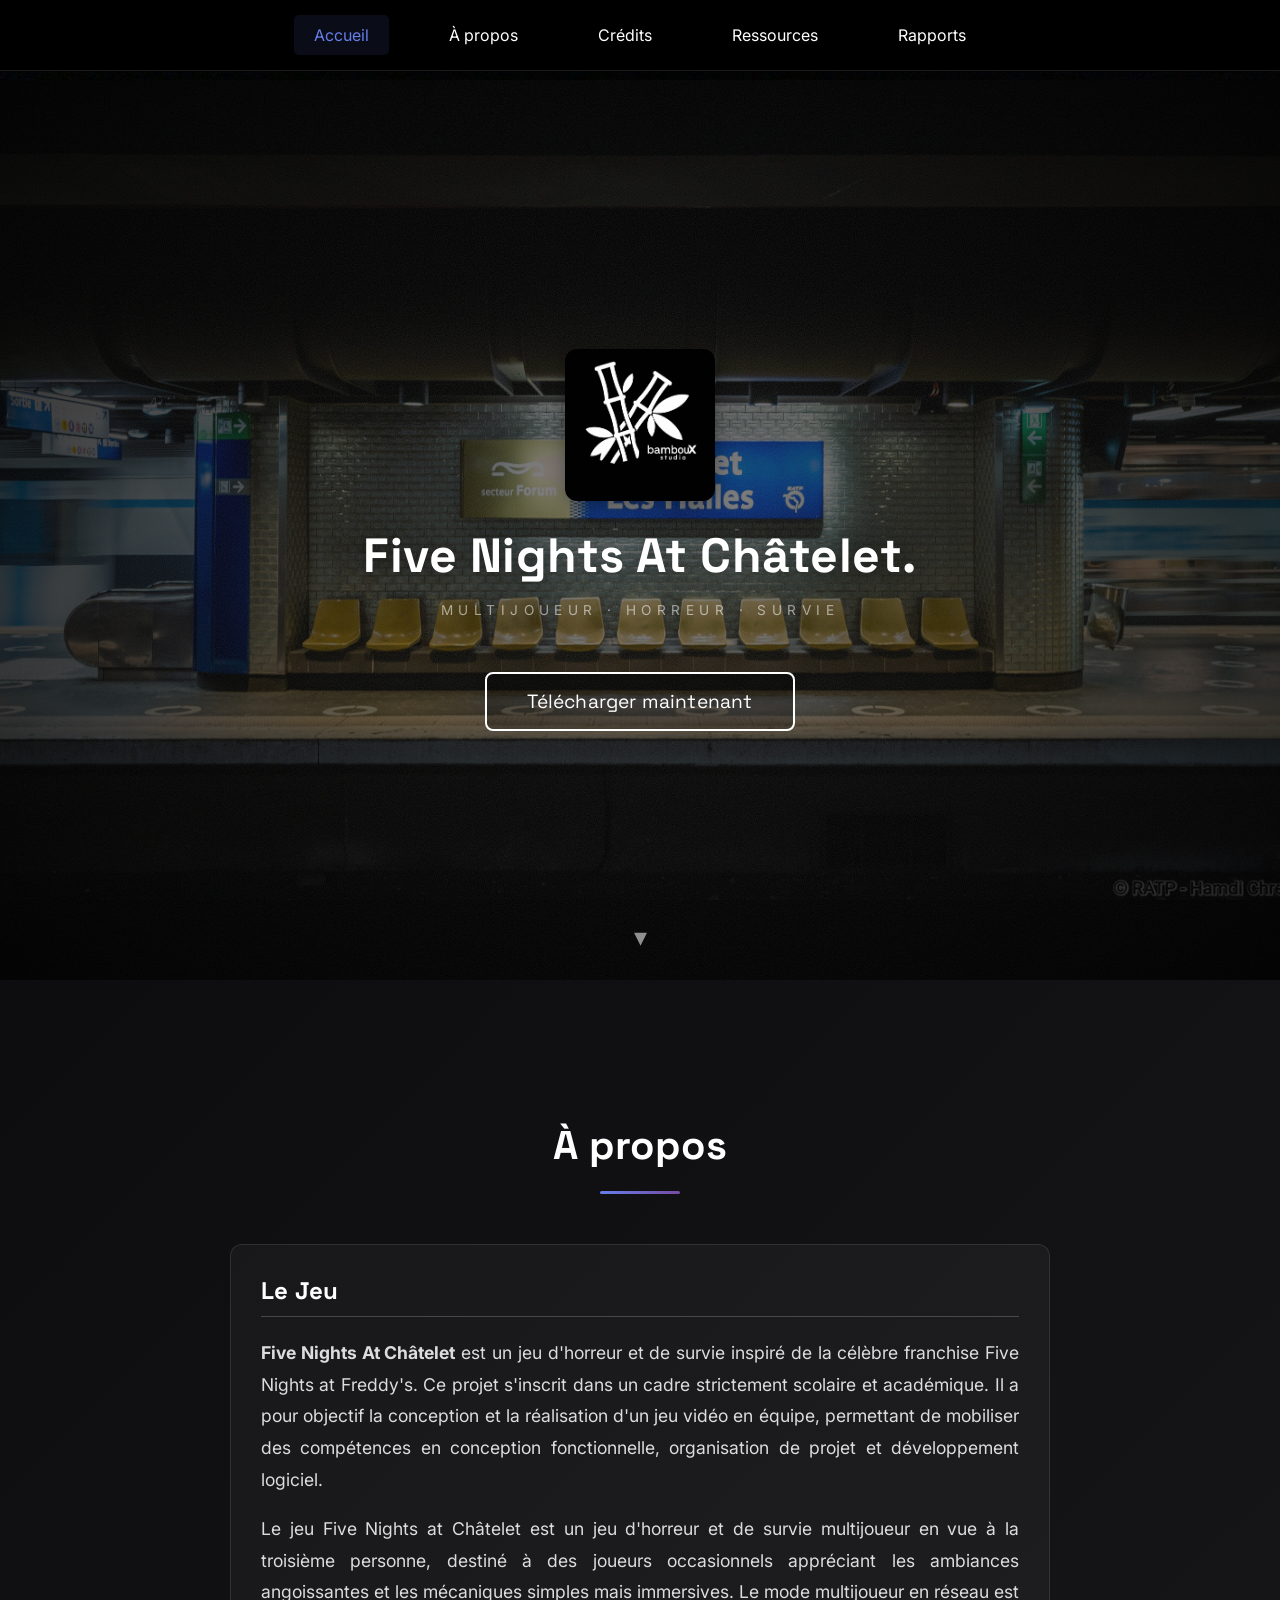
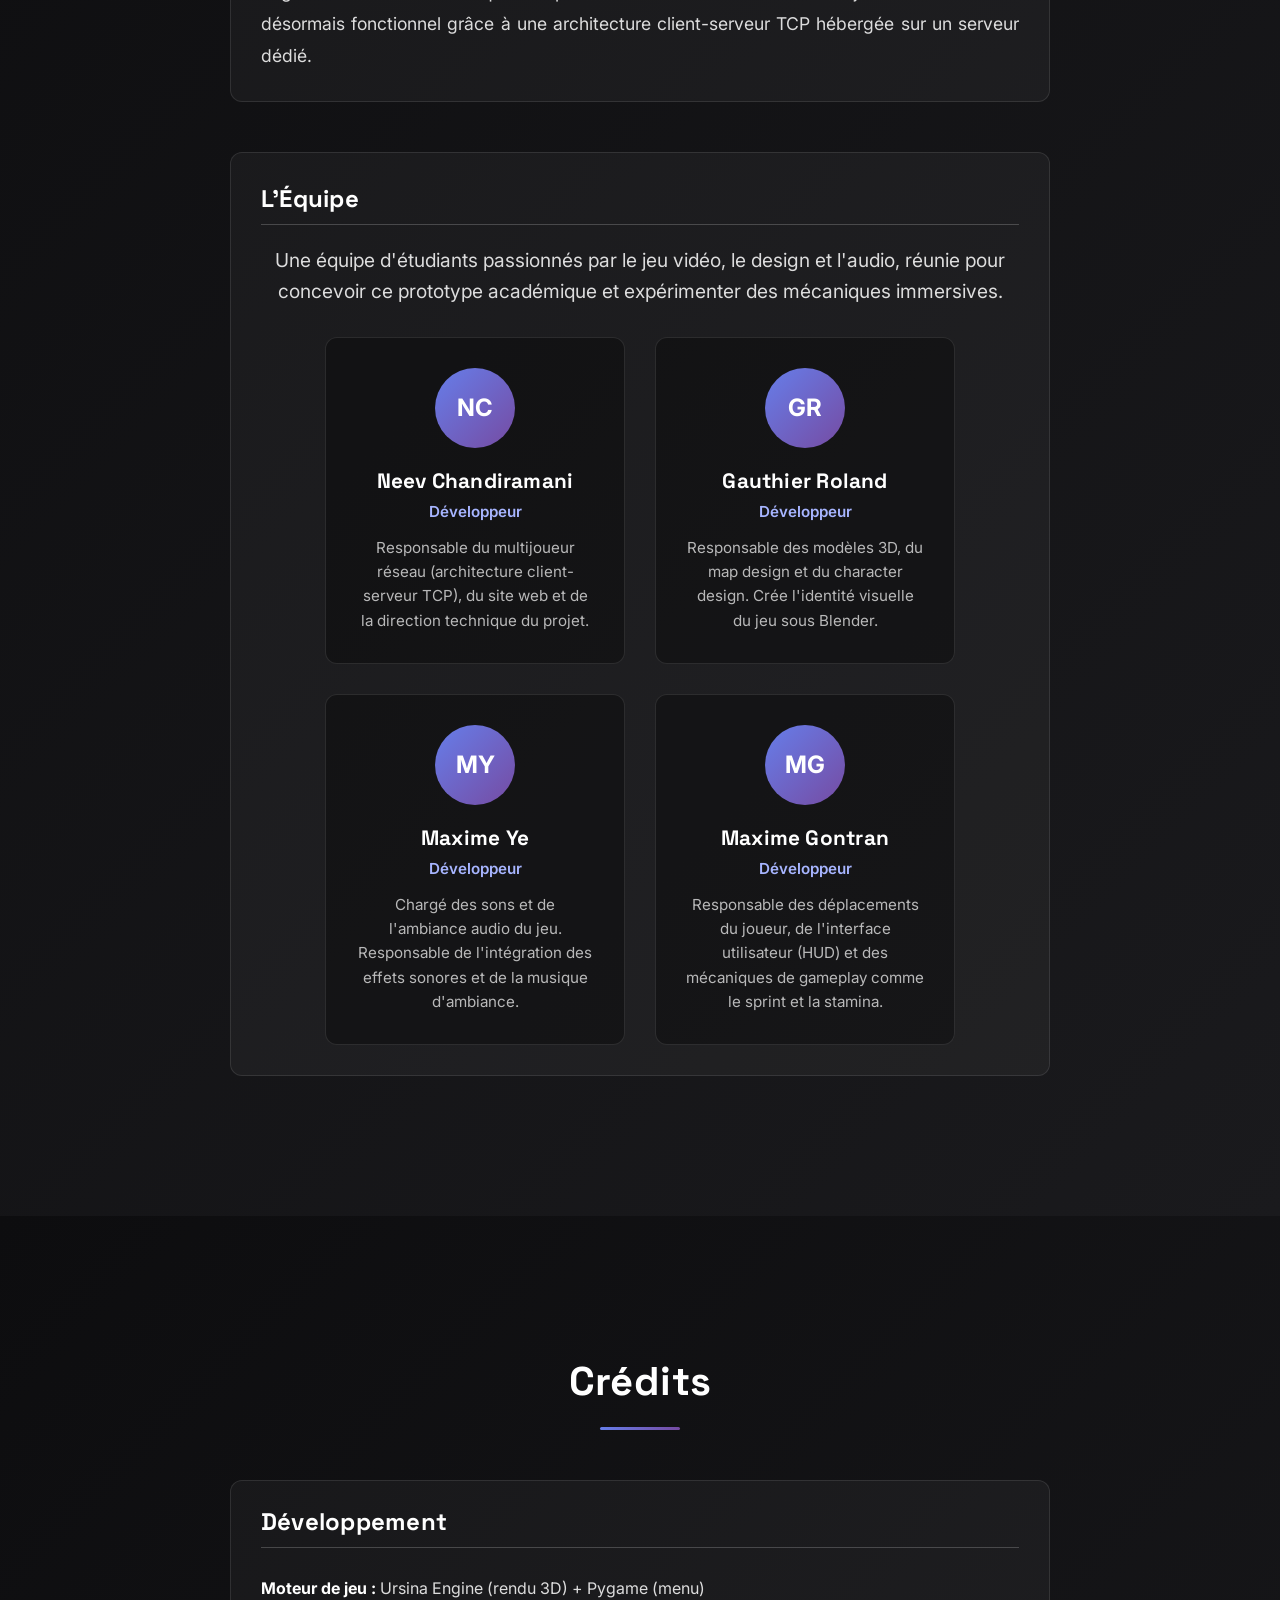
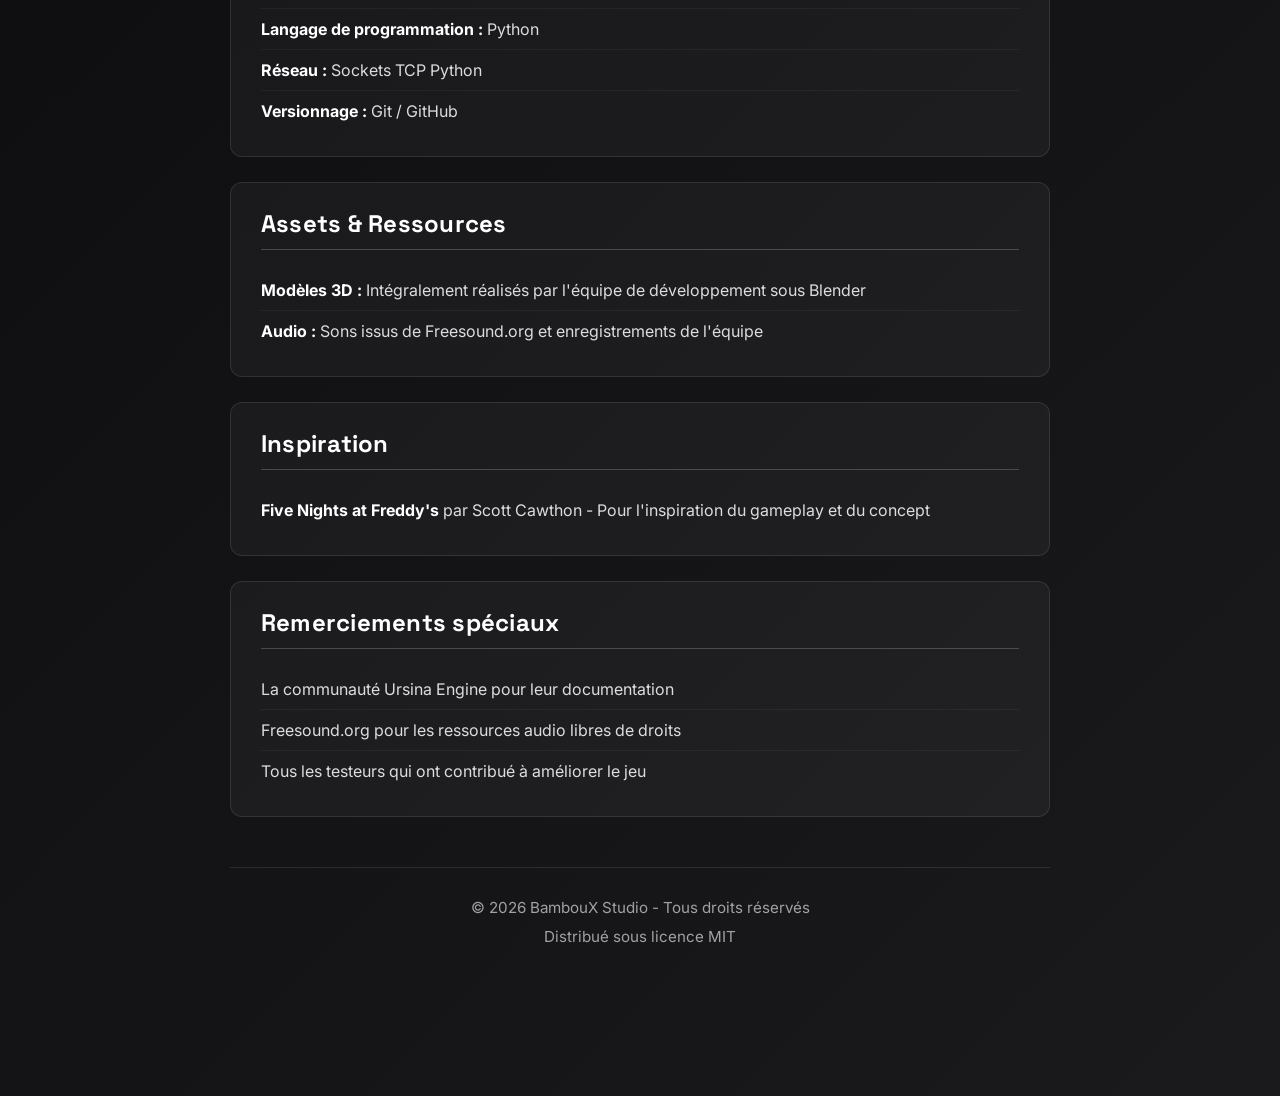
<file: site/index.html>
<!DOCTYPE html>
<html lang="fr">
<head>
    <meta charset="UTF-8">
    <meta name="viewport" content="width=device-width, initial-scale=1.0">
    <title>J3D - Five Nights At Châtelet</title>
    <meta name="description" content="Five Nights At Châtelet — jeu d'horreur et de survie multijoueur en vue à la troisième personne, projet J3D EPITA développé sous Ursina Engine.">
    <meta property="og:title" content="Five Nights At Châtelet">
    <meta property="og:description" content="Jeu d'horreur multijoueur dans une station de métro abandonnée — projet J3D EPITA.">
    <meta property="og:image" content="img.jpg">
    <meta property="og:type" content="website">
    <meta name="twitter:card" content="summary_large_image">
    <link rel="icon" href="img.jpg">
    <link rel="preconnect" href="https://fonts.googleapis.com">
    <link rel="preconnect" href="https://fonts.gstatic.com" crossorigin>
    <link href="https://fonts.googleapis.com/css2?family=Inter:wght@400;600;700&family=Space+Grotesk:wght@500;700&display=swap" rel="stylesheet">
    <link rel="stylesheet" href="style.css">
</head>
<body>

    <!-- Navigation -->
    <nav class="navbar" aria-label="Navigation principale">
        <a href="#accueil">Accueil</a>
        <a href="#about">À propos</a>
        <a href="#credits">Crédits</a>
        <a href="ressources.html">Ressources</a>
        <a href="rapports.html">Rapports</a>
    </nav>

    <main>
    <!-- Section Accueil -->
    <section id="accueil" class="section hero-section">
        <div class="overlay">
            <img src="img.jpg" alt="J3D Logo" class="logo" loading="lazy">
            <h1>Five Nights At Châtelet.</h1>
            <p class="hero-tagline">Multijoueur · Horreur · Survie</p>

            <a class="download-btn"
               href="https://github.com/NeevChandiramani/J3D/releases/">
                Télécharger maintenant
            </a>

            <a class="scroll-cue" href="#about" aria-label="Voir le contenu">&#9662;</a>
        </div>
    </section>

    <!-- Section À propos -->
    <section id="about" class="section about-section">
        <div class="section-content fade-in">
            <h2>À propos</h2>

            <div class="about-game">
                <h3>Le Jeu</h3>
                <p>
                    <strong>Five Nights At Châtelet</strong> est un jeu d'horreur et de survie inspiré
                    de la célèbre franchise Five Nights at Freddy's. Ce projet s'inscrit dans un cadre strictement scolaire et académique. Il a pour objectif la conception et la réalisation d'un jeu vidéo en équipe, permettant de mobiliser des compétences en conception fonctionnelle, organisation de projet et développement logiciel.
                </p>
                <p>
                    Le jeu Five Nights at Châtelet est un jeu d'horreur et de survie multijoueur en vue à la troisième personne, destiné à des joueurs occasionnels appréciant les ambiances angoissantes et les mécaniques simples mais immersives. Le mode multijoueur en réseau est désormais fonctionnel grâce à une architecture client-serveur TCP hébergée sur un serveur dédié.
                </p>
            </div>

            <div class="about-team">
                <h3>L'Équipe</h3>
                <p class="team-intro">Une équipe d'étudiants passionnés par le jeu vidéo, le design et l'audio, réunie pour concevoir ce prototype académique et expérimenter des mécaniques immersives.</p>
                <div class="team-members">
                    <div class="team-member">
                        <div class="member-avatar">NC</div>
                        <h4>Neev Chandiramani</h4>
                        <p class="member-role">Développeur</p>
                        <p class="member-description">
                            Responsable du multijoueur réseau (architecture client-serveur TCP), du site web et de la direction technique du projet.
                        </p>
                    </div>

                    <div class="team-member">
                        <div class="member-avatar">GR</div>
                        <h4>Gauthier Roland</h4>
                        <p class="member-role">Développeur</p>
                        <p class="member-description">
                            Responsable des modèles 3D, du map design et du character design. Crée l'identité visuelle du jeu sous Blender.
                        </p>
                    </div>

                    <div class="team-member">
                        <div class="member-avatar">MY</div>
                        <h4>Maxime Ye</h4>
                        <p class="member-role">Développeur</p>
                        <p class="member-description">
                            Chargé des sons et de l'ambiance audio du jeu. Responsable de l'intégration des effets sonores et de la musique d'ambiance.
                        </p>
                    </div>

                    <div class="team-member">
                        <div class="member-avatar">MG</div>
                        <h4>Maxime Gontran</h4>
                        <p class="member-role">Développeur</p>
                        <p class="member-description">
                            Responsable des déplacements du joueur, de l'interface utilisateur (HUD) et des mécaniques de gameplay comme le sprint et la stamina.
                        </p>
                    </div>
                </div>
            </div>
        </div>
    </section>

    <!-- Section Crédits -->
    <section id="credits" class="section credits-section">
        <div class="section-content fade-in">
            <h2>Crédits</h2>

            <div class="credits-category">
                <h3>Développement</h3>
                <ul>
                    <li><strong>Moteur de jeu :</strong> Ursina Engine (rendu 3D) + Pygame (menu)</li>
                    <li><strong>Langage de programmation :</strong> Python</li>
                    <li><strong>Réseau :</strong> Sockets TCP Python </li>
                    <li><strong>Versionnage :</strong> Git / GitHub</li>
                </ul>
            </div>

            <div class="credits-category">
                <h3>Assets & Ressources</h3>
                <ul>
                    <li><strong>Modèles 3D :</strong> Intégralement réalisés par l'équipe de développement sous Blender</li>
                    <li><strong>Audio :</strong> Sons issus de Freesound.org et enregistrements de l'équipe</li>
                </ul>
            </div>

            <div class="credits-category">
                <h3>Inspiration</h3>
                <ul>
                    <li><strong>Five Nights at Freddy's</strong> par Scott Cawthon - Pour l'inspiration du gameplay et du concept</li>
                </ul>
            </div>

            <div class="credits-category">
                <h3>Remerciements spéciaux</h3>
                <ul>
                    <li>La communauté Ursina Engine pour leur documentation</li>
                    <li>Freesound.org pour les ressources audio libres de droits</li>
                    <li>Tous les testeurs qui ont contribué à améliorer le jeu</li>
                </ul>
            </div>

            <div class="credits-footer">
                <p>&copy; 2026 BambouX Studio - Tous droits réservés</p>
                <p>Distribué sous licence MIT</p>
            </div>
        </div>
    </section>
    </main>

    <button class="back-to-top" type="button" aria-label="Retour en haut">&uarr;</button>

    <script src="script.js" defer></script>
</body>
</html>
</file>
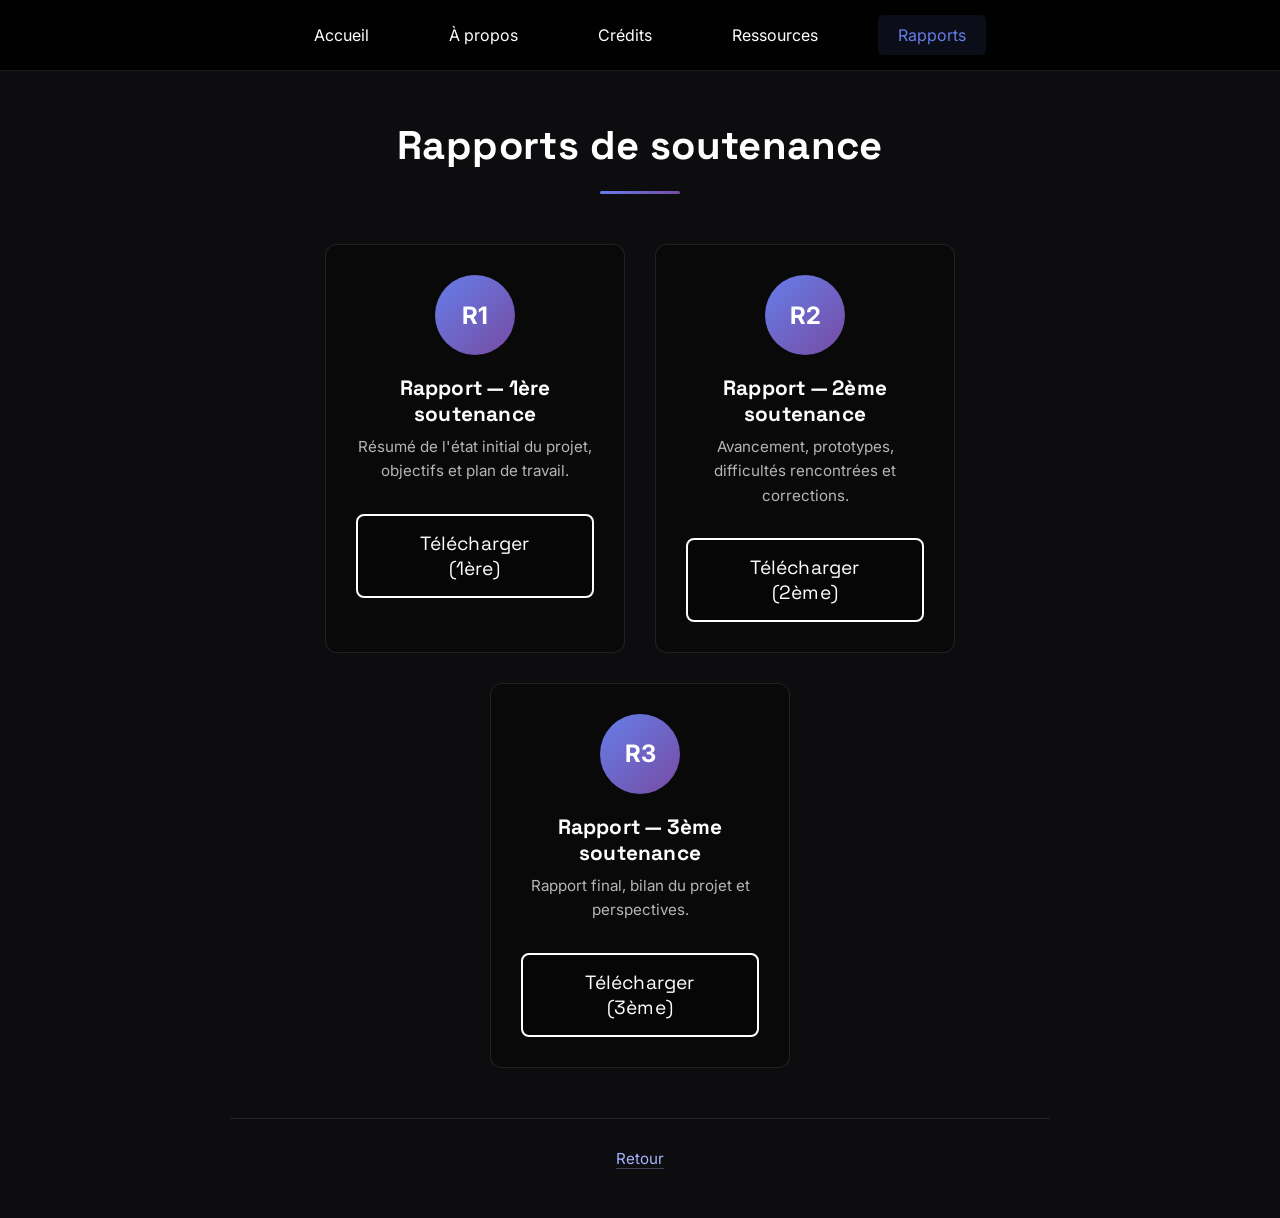
<file: site/rapports.html>
<!DOCTYPE html>
<html lang="fr">
<head>
    <meta charset="UTF-8">
    <meta name="viewport" content="width=device-width, initial-scale=1.0">
    <title>Rapports - J3D</title>
    <meta name="description" content="Rapports de soutenance du projet J3D Five Nights At Châtelet : avancement, prototypes et bilan.">
    <meta property="og:title" content="Rapports — Five Nights At Châtelet">
    <meta property="og:description" content="Rapports de soutenance du projet J3D EPITA.">
    <meta property="og:image" content="img.jpg">
    <meta property="og:type" content="website">
    <link rel="icon" href="img.jpg">
    <link rel="preconnect" href="https://fonts.googleapis.com">
    <link rel="preconnect" href="https://fonts.gstatic.com" crossorigin>
    <link href="https://fonts.googleapis.com/css2?family=Inter:wght@400;600;700&family=Space+Grotesk:wght@500;700&display=swap" rel="stylesheet">
    <link rel="stylesheet" href="style.css">
</head>
<body>
    <nav class="navbar" aria-label="Navigation principale">
        <a href="index.html">Accueil</a>
        <a href="index.html#about">À propos</a>
        <a href="index.html#credits">Crédits</a>
        <a href="ressources.html">Ressources</a>
        <a href="rapports.html">Rapports</a>
    </nav>
    <main>
    <section class="section">
        <div class="section-content fade-in">
            <h2>Rapports de soutenance</h2>
            <div class="team-members">
                <div class="team-member">
                    <div class="member-avatar">R1</div>
                    <h4>Rapport — 1ère soutenance</h4>
                    <p class="member-description">Résumé de l'état initial du projet, objectifs et plan de travail.</p>
                    <a class="download-btn" href="rapport_soutenance_1.pdf" download>Télécharger (1ère)</a>
                </div>

                <div class="team-member">
                    <div class="member-avatar">R2</div>
                    <h4>Rapport — 2ème soutenance</h4>
                    <p class="member-description">Avancement, prototypes, difficultés rencontrées et corrections.</p>
                    <a class="download-btn" href="rapport_soutenance_2.pdf" download>Télécharger (2ème)</a>
                </div>

                <div class="team-member">
                    <div class="member-avatar">R3</div>
                    <h4>Rapport — 3ème soutenance</h4>
                    <p class="member-description">Rapport final, bilan du projet et perspectives.</p>
                    <a class="download-btn" href="rapport_soutenance_3.pdf" download>Télécharger (3ème)</a>
                </div>
            </div>

            <div class="credits-footer">
                <p><a href="index.html">Retour</a></p>
            </div>
        </div>
    </section>
    </main>

    <button class="back-to-top" type="button" aria-label="Retour en haut">&uarr;</button>

    <script src="script.js" defer></script>
</body>
</html>
</file>
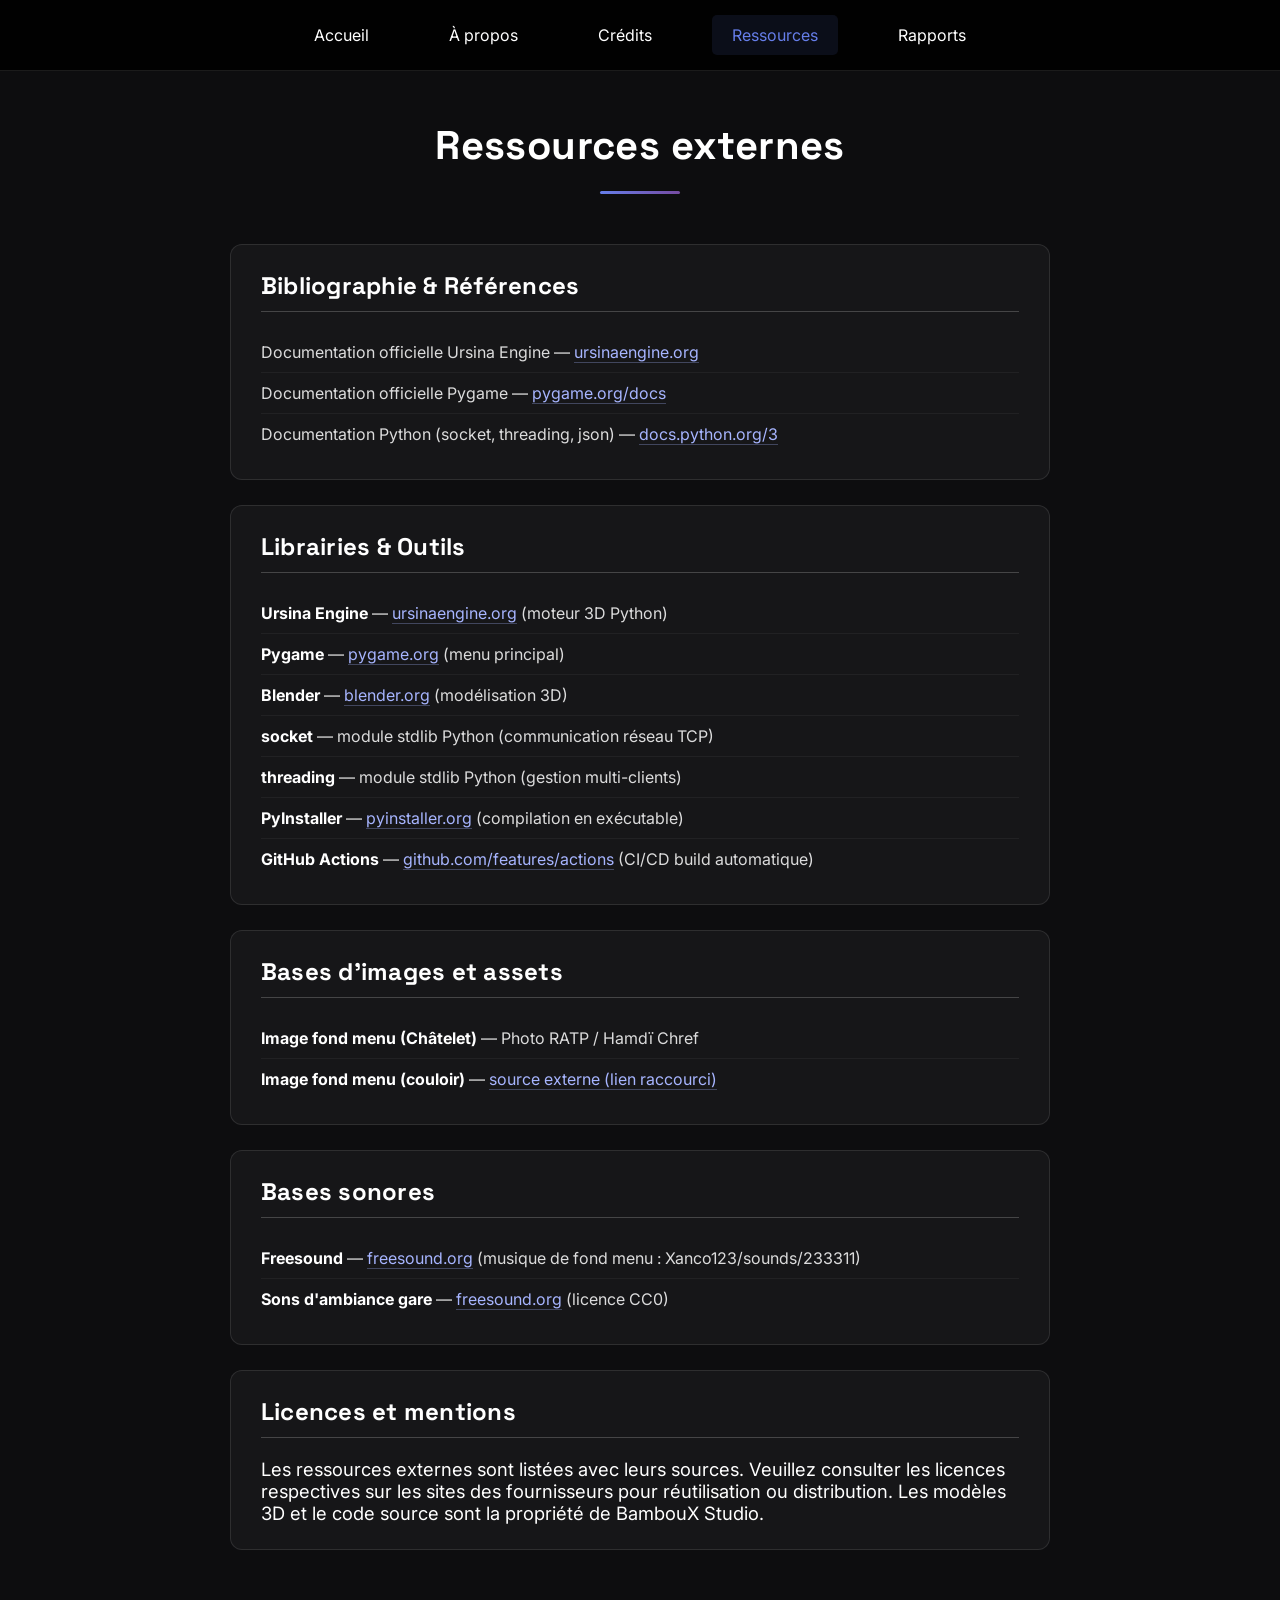
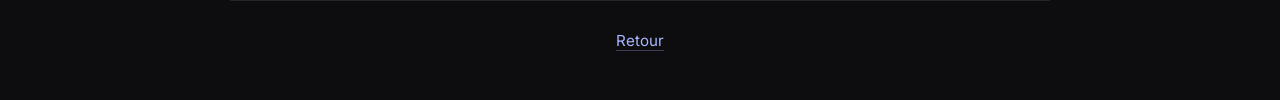
<file: site/ressources.html>
<!DOCTYPE html>
<html lang="fr">
<head>
    <meta charset="UTF-8">
    <meta name="viewport" content="width=device-width, initial-scale=1.0">
    <title>Ressources - J3D</title>
    <meta name="description" content="Ressources externes utilisées pour Five Nights At Châtelet : moteurs, bibliothèques, assets et licences.">
    <meta property="og:title" content="Ressources — Five Nights At Châtelet">
    <meta property="og:description" content="Bibliographie, librairies, assets et bases sonores du projet J3D.">
    <meta property="og:image" content="img.jpg">
    <meta property="og:type" content="website">
    <link rel="icon" href="img.jpg">
    <link rel="preconnect" href="https://fonts.googleapis.com">
    <link rel="preconnect" href="https://fonts.gstatic.com" crossorigin>
    <link href="https://fonts.googleapis.com/css2?family=Inter:wght@400;600;700&family=Space+Grotesk:wght@500;700&display=swap" rel="stylesheet">
    <link rel="stylesheet" href="style.css">
</head>
<body>
    <nav class="navbar" aria-label="Navigation principale">
        <a href="index.html">Accueil</a>
        <a href="index.html#about">À propos</a>
        <a href="index.html#credits">Crédits</a>
        <a href="ressources.html">Ressources</a>
        <a href="rapports.html">Rapports</a>
    </nav>

    <main>
    <section class="section">
        <div class="section-content fade-in">
            <h2>Ressources externes</h2>

            <div class="credits-category">
                <h3>Bibliographie & Références</h3>
                <ul>
                    <li>Documentation officielle Ursina Engine — <a href="https://www.ursinaengine.org/" target="_blank" rel="noopener noreferrer">ursinaengine.org</a></li>
                    <li>Documentation officielle Pygame — <a href="https://www.pygame.org/docs/" target="_blank" rel="noopener noreferrer">pygame.org/docs</a></li>
                    <li>Documentation Python (socket, threading, json) — <a href="https://docs.python.org/3/" target="_blank" rel="noopener noreferrer">docs.python.org/3</a></li>
                </ul>
            </div>

            <div class="credits-category">
                <h3>Librairies & Outils</h3>
                <ul>
                    <li><strong>Ursina Engine</strong> — <a href="https://www.ursinaengine.org/" target="_blank" rel="noopener noreferrer">ursinaengine.org</a> (moteur 3D Python)</li>
                    <li><strong>Pygame</strong> — <a href="https://www.pygame.org/" target="_blank" rel="noopener noreferrer">pygame.org</a> (menu principal)</li>
                    <li><strong>Blender</strong> — <a href="https://www.blender.org/" target="_blank" rel="noopener noreferrer">blender.org</a> (modélisation 3D)</li>
                    <li><strong>socket</strong> — module stdlib Python (communication réseau TCP)</li>
                    <li><strong>threading</strong> — module stdlib Python (gestion multi-clients)</li>
                    <li><strong>PyInstaller</strong> — <a href="https://pyinstaller.org/" target="_blank" rel="noopener noreferrer">pyinstaller.org</a> (compilation en exécutable)</li>
                    <li><strong>GitHub Actions</strong> — <a href="https://github.com/features/actions" target="_blank" rel="noopener noreferrer">github.com/features/actions</a> (CI/CD build automatique)</li>
                </ul>
            </div>

            <div class="credits-category">
                <h3>Bases d'images et assets</h3>
                <ul>
                    <li><strong>Image fond menu (Châtelet)</strong> — Photo RATP / Hamdï Chref</li>
                    <li><strong>Image fond menu (couloir)</strong> — <a href="https://bit.ly/45vpptd" target="_blank" rel="noopener noreferrer">source externe (lien raccourci)</a></li>
                </ul>
            </div>

            <div class="credits-category">
                <h3>Bases sonores</h3>
                <ul>
                    <li><strong>Freesound</strong> — <a href="https://freesound.org/" target="_blank" rel="noopener noreferrer">freesound.org</a> (musique de fond menu : Xanco123/sounds/233311)</li>
                    <li><strong>Sons d'ambiance gare</strong> — <a href="https://freesound.org/" target="_blank" rel="noopener noreferrer">freesound.org</a> (licence CC0)</li>
                </ul>
            </div>

            <div class="credits-category" style="color: #ffffff;">
                <h3>Licences et mentions</h3>
                <p style="font-size: 1.15rem;">
                    Les ressources externes sont listées avec leurs sources. Veuillez consulter les licences respectives sur les sites des fournisseurs pour réutilisation ou distribution. Les modèles 3D et le code source sont la propriété de BambouX Studio.
                </p>
            </div>

            <div class="credits-footer">
                <p><a href="index.html">Retour</a></p>
            </div>
        </div>
    </section>
    </main>

    <button class="back-to-top" type="button" aria-label="Retour en haut">&uarr;</button>

    <script src="script.js" defer></script>
</body>
</html>
</file>
<file: site/style.css>
:root {
    --bg-base: #0d0d0f;
    --bg-elevated: #1a1a1d;
    --bg-card: rgba(255, 255, 255, 0.04);
    --border-soft: rgba(255, 255, 255, 0.10);
    --border-strong: rgba(255, 255, 255, 0.22);
    --text-primary: #ffffff;
    --text-secondary: rgba(255, 255, 255, 0.85);
    --text-muted: rgba(255, 255, 255, 0.55);
    --accent: #667eea;
    --accent-2: #764ba2;
    --accent-link: #a7b5ff;
    --accent-warm: #e8a05c;
    --shadow-lg: 0 12px 32px rgba(0, 0, 0, 0.55);
    --transition-fast: 180ms ease;
    --transition-base: 280ms ease;
}

* {
    margin: 0;
    padding: 0;
    box-sizing: border-box;
    font-family: 'Inter', Arial, sans-serif;
}

h1, h2, h3, h4, .download-btn {
    font-family: 'Space Grotesk', 'Inter', Arial, sans-serif;
    letter-spacing: 0.01em;
}

html {
    scroll-behavior: smooth;
}

body {
    background-color: var(--bg-base);
}

/* Navigation */
.navbar {
    position: fixed;
    top: 0;
    left: 0;
    right: 0;
    z-index: 1000;
    background: rgba(0, 0, 0, 0.9);
    padding: 15px 30px;
    display: flex;
    justify-content: center;
    gap: 40px;
    border-bottom: 1px solid var(--border-soft);
    backdrop-filter: blur(6px);
    -webkit-backdrop-filter: blur(6px);
}

.navbar a {
    color: var(--text-primary);
    text-decoration: none;
    font-size: 1rem;
    padding: 10px 20px;
    border-radius: 5px;
    transition: background var(--transition-fast), color var(--transition-fast);
}

.navbar a:hover {
    background: rgba(255, 255, 255, 0.08);
}

.navbar a[aria-current="page"] {
    color: var(--accent);
    background: rgba(102, 126, 234, 0.10);
}

/* Sections */
.section {
    min-height: 100vh;
    display: flex;
    flex-direction: column;
    justify-content: center;
    align-items: center;
    /* ensure content is not hidden behind the fixed navbar */
    padding-top: 80px;
}

/* Hero Section */
.hero-section {
    background-color: #000;
    background-image: url("chatelet.jpg");
    background-size: cover;
    background-position: center;
    background-repeat: no-repeat;
    background-attachment: fixed;
    position: relative;
}

/* Focus-visible global pour accessibilité clavier */
.navbar a:focus-visible,
.download-btn:focus-visible,
.back-to-top:focus-visible,
.scroll-cue:focus-visible {
    outline: 3px solid rgba(102, 126, 234, 0.9);
    outline-offset: 3px;
}

.overlay {
    min-height: 100vh;
    width: 100%;
    background:
        radial-gradient(ellipse at center, rgba(0, 0, 0, 0.45) 0%, rgba(0, 0, 0, 0.88) 100%),
        url("data:image/svg+xml;utf8,<svg xmlns='http://www.w3.org/2000/svg' width='160' height='160'><filter id='n'><feTurbulence type='fractalNoise' baseFrequency='0.9' numOctaves='2' stitchTiles='stitch'/><feColorMatrix values='0 0 0 0 1  0 0 0 0 1  0 0 0 0 1  0 0 0 0.55 0'/></filter><rect width='100%25' height='100%25' filter='url(%23n)' opacity='0.45'/></svg>");
    background-blend-mode: normal, overlay;
    display: flex;
    flex-direction: column;
    justify-content: center;
    align-items: center;
    gap: 24px;
    padding: 80px 20px 60px;
    position: relative;
}

.logo {
    width: 150px;
    height: auto;
    border-radius: 12px;
    box-shadow: 0 4px 20px rgba(0, 0, 0, 0.4);
}

h1 {
    color: var(--text-primary);
    font-size: 3rem;
    text-align: center;
}

.hero-section h1 {
    text-shadow: 0 2px 24px rgba(0, 0, 0, 0.6);
}

.hero-tagline {
    color: var(--text-muted);
    font-size: 0.85rem;
    letter-spacing: 0.4em;
    text-transform: uppercase;
    text-align: center;
    margin-top: -8px;
}

@media (prefers-reduced-motion: no-preference) {
    .hero-section h1 {
        animation: title-flicker 9s ease-in-out infinite;
    }
}

@keyframes title-flicker {
    0%, 100%   { opacity: 1; }
    18%, 22%   { opacity: 1; }
    19%        { opacity: 0.78; }
    21%        { opacity: 0.92; }
    62%        { opacity: 1; }
    63%        { opacity: 0.85; }
    64%        { opacity: 1; }
}

.download-btn {
    padding: 15px 40px;
    font-size: 1.2rem;
    color: var(--text-primary);
    text-decoration: none;
    border: 2px solid var(--text-primary);
    border-radius: 8px;
    transition: background var(--transition-fast), color var(--transition-fast),
                border-color var(--transition-fast), transform var(--transition-base);
    margin-top: 30px;
    display: inline-block;
    background: rgba(0, 0, 0, 0.25);
}

.download-btn:hover {
    background: rgba(232, 160, 92, 0.08);
    color: var(--accent-warm);
    border-color: var(--accent-warm);
    transform: translateY(-2px);
}

.scroll-cue {
    position: absolute;
    bottom: 24px;
    left: 50%;
    transform: translateX(-50%);
    color: var(--text-muted);
    font-size: 1.6rem;
    text-decoration: none;
    line-height: 1;
    padding: 6px 12px;
    border-radius: 50%;
    transition: color var(--transition-fast);
}

.scroll-cue:hover {
    color: var(--text-primary);
}

@media (prefers-reduced-motion: no-preference) {
    .scroll-cue {
        animation: scroll-cue-bounce 2.4s ease-in-out infinite;
    }
}

@keyframes scroll-cue-bounce {
    0%, 100% { transform: translate(-50%, 0); opacity: 0.55; }
    50%      { transform: translate(-50%, 8px); opacity: 0.95; }
}

/* About & Credits Sections */
.about-section,
.credits-section {
    background: linear-gradient(135deg, var(--bg-base) 0%, var(--bg-elevated) 100%);
    padding: 100px 20px;
}

.section-content {
    max-width: 900px;
    width: 100%;
    padding: 40px;
}

.section-content h2 {
    color: var(--text-primary);
    font-size: 2.5rem;
    text-align: center;
    margin-bottom: 50px;
    position: relative;
}

.section-content h2::after {
    content: '';
    display: block;
    width: 80px;
    height: 3px;
    background: linear-gradient(90deg, var(--accent), var(--accent-2));
    margin: 20px auto 0;
    border-radius: 2px;
}

.section-content h3 {
    color: var(--text-primary);
    font-size: 1.5rem;
    margin-bottom: 20px;
    padding-bottom: 10px;
    border-bottom: 1px solid rgba(255, 255, 255, 0.2);
}

.section-content .team-intro {
    font-size: 1.2rem;
    font-weight: normal;
    color: var(--text-secondary);
    line-height: 1.6;
    margin-bottom: 30px;
    text-align: center;
}

/* About Game */
.about-game {
    margin-bottom: 50px;
    background: var(--bg-card);
    padding: 30px;
    border-radius: 12px;
    border: 1px solid var(--border-soft);
}

.about-game p {
    color: var(--text-secondary);
    font-size: 1.1rem;
    line-height: 1.8;
    text-align: justify;
}

.about-game p + p {
    margin-top: 1em;
}

/* Team Section */
.about-team {
    background: var(--bg-card);
    padding: 30px;
    border-radius: 12px;
    border: 1px solid var(--border-soft);
}

.team-members {
    display: flex;
    flex-wrap: wrap;
    justify-content: center;
    gap: 30px;
}

.team-member {
    background: rgba(0, 0, 0, 0.3);
    padding: 30px;
    border-radius: 12px;
    text-align: center;
    max-width: 300px;
    border: 1px solid var(--border-soft);
    transition: transform var(--transition-base), border-color var(--transition-fast),
                box-shadow var(--transition-base);
}

.team-member:hover {
    transform: translateY(-5px);
    border-color: var(--border-strong);
    box-shadow: 0 12px 32px rgba(0, 0, 0, 0.55),
                0 0 0 1px rgba(102, 126, 234, 0.25);
}

.member-avatar {
    width: 80px;
    height: 80px;
    background: linear-gradient(135deg, var(--accent) 0%, var(--accent-2) 100%);
    border-radius: 50%;
    display: flex;
    align-items: center;
    justify-content: center;
    margin: 0 auto 20px;
    font-size: 1.5rem;
    font-weight: bold;
    color: var(--text-primary);
}

.team-member h4 {
    color: var(--text-primary);
    font-size: 1.3rem;
    margin-bottom: 8px;
}

.member-role {
    color: var(--accent-link);
    font-size: 0.95rem;
    margin-bottom: 15px;
    font-weight: 600;
}

.member-description {
    color: rgba(255, 255, 255, 0.7);
    font-size: 0.95rem;
    line-height: 1.6;
}

/* Credits Section */
.credits-category {
    background: var(--bg-card);
    padding: 25px 30px;
    border-radius: 12px;
    margin-bottom: 25px;
    border: 1px solid var(--border-soft);
}

.credits-category ul {
    list-style: none;
    padding-left: 0;
}

.credits-category li {
    color: var(--text-secondary);
    font-size: 1rem;
    padding: 10px 0;
    border-bottom: 1px solid rgba(255, 255, 255, 0.05);
}

.credits-category li:last-child {
    border-bottom: none;
}

.credits-category li strong {
    color: var(--text-primary);
}

.credits-category a,
.credits-footer a {
    color: var(--accent-link);
    text-decoration: none;
    border-bottom: 1px solid rgba(167, 181, 255, 0.3);
    transition: color var(--transition-fast), border-color var(--transition-fast);
}

.credits-category a:hover,
.credits-footer a:hover {
    color: var(--text-primary);
    border-bottom-color: var(--text-primary);
}

.credits-footer {
    text-align: center;
    margin-top: 50px;
    padding-top: 30px;
    border-top: 1px solid var(--border-soft);
}

.credits-footer p {
    color: rgba(255, 255, 255, 0.6);
    font-size: 0.95rem;
    margin-bottom: 10px;
}

/* Animations d'entrée (IntersectionObserver) */
.fade-in {
    opacity: 0;
    transform: translateY(20px);
    transition: opacity 0.7s ease-out, transform 0.7s ease-out;
    will-change: opacity, transform;
}

.fade-in.visible {
    opacity: 1;
    transform: translateY(0);
}

@media (prefers-reduced-motion: reduce) {
    .fade-in {
        opacity: 1;
        transform: none;
        transition: none;
    }
}

/* Bouton "retour en haut" */
.back-to-top {
    position: fixed;
    bottom: 30px;
    right: 30px;
    width: 48px;
    height: 48px;
    border: none;
    border-radius: 50%;
    background: rgba(102, 126, 234, 0.95);
    color: var(--text-primary);
    font-size: 1.4rem;
    cursor: pointer;
    box-shadow: 0 4px 12px rgba(0, 0, 0, 0.4);
    opacity: 0;
    pointer-events: none;
    transform: translateY(10px);
    transition: opacity 0.3s ease, transform 0.3s ease, background 0.2s ease;
    z-index: 1001;
}

.back-to-top.visible {
    opacity: 1;
    pointer-events: auto;
    transform: translateY(0);
}

.back-to-top:hover {
    background: rgba(118, 75, 162, 0.95);
}

/* Responsive */
@media (max-width: 768px) {
    .navbar {
        padding: 10px 15px;
        gap: 10px;
    }

    .navbar a {
        font-size: 0.85rem;
        padding: 8px 12px;
    }

    .hero-section {
        /* background-attachment: fixed est instable sur iOS, on bascule en scroll */
        background-attachment: scroll;
    }

    h1 {
        font-size: 2rem;
        padding: 0 20px;
    }

    .section-content h2 {
        font-size: 2rem;
    }

    .section-content {
        padding: 20px;
    }

    .about-game,
    .about-team,
    .credits-category {
        padding: 20px;
    }

    .download-btn {
        padding: 12px 30px;
        font-size: 1rem;
        margin-top: 30px;
    }

    .back-to-top {
        bottom: 20px;
        right: 20px;
        width: 42px;
        height: 42px;
        font-size: 1.2rem;
    }
}

@media (max-width: 540px) {
    .navbar {
        flex-wrap: wrap;
        gap: 4px;
        padding: 8px 10px;
    }

    .navbar a {
        font-size: 0.8rem;
        padding: 6px 10px;
    }

    .section {
        padding-top: 110px;
    }

    .hero-tagline {
        font-size: 0.7rem;
        letter-spacing: 0.32em;
    }
}
</file>
